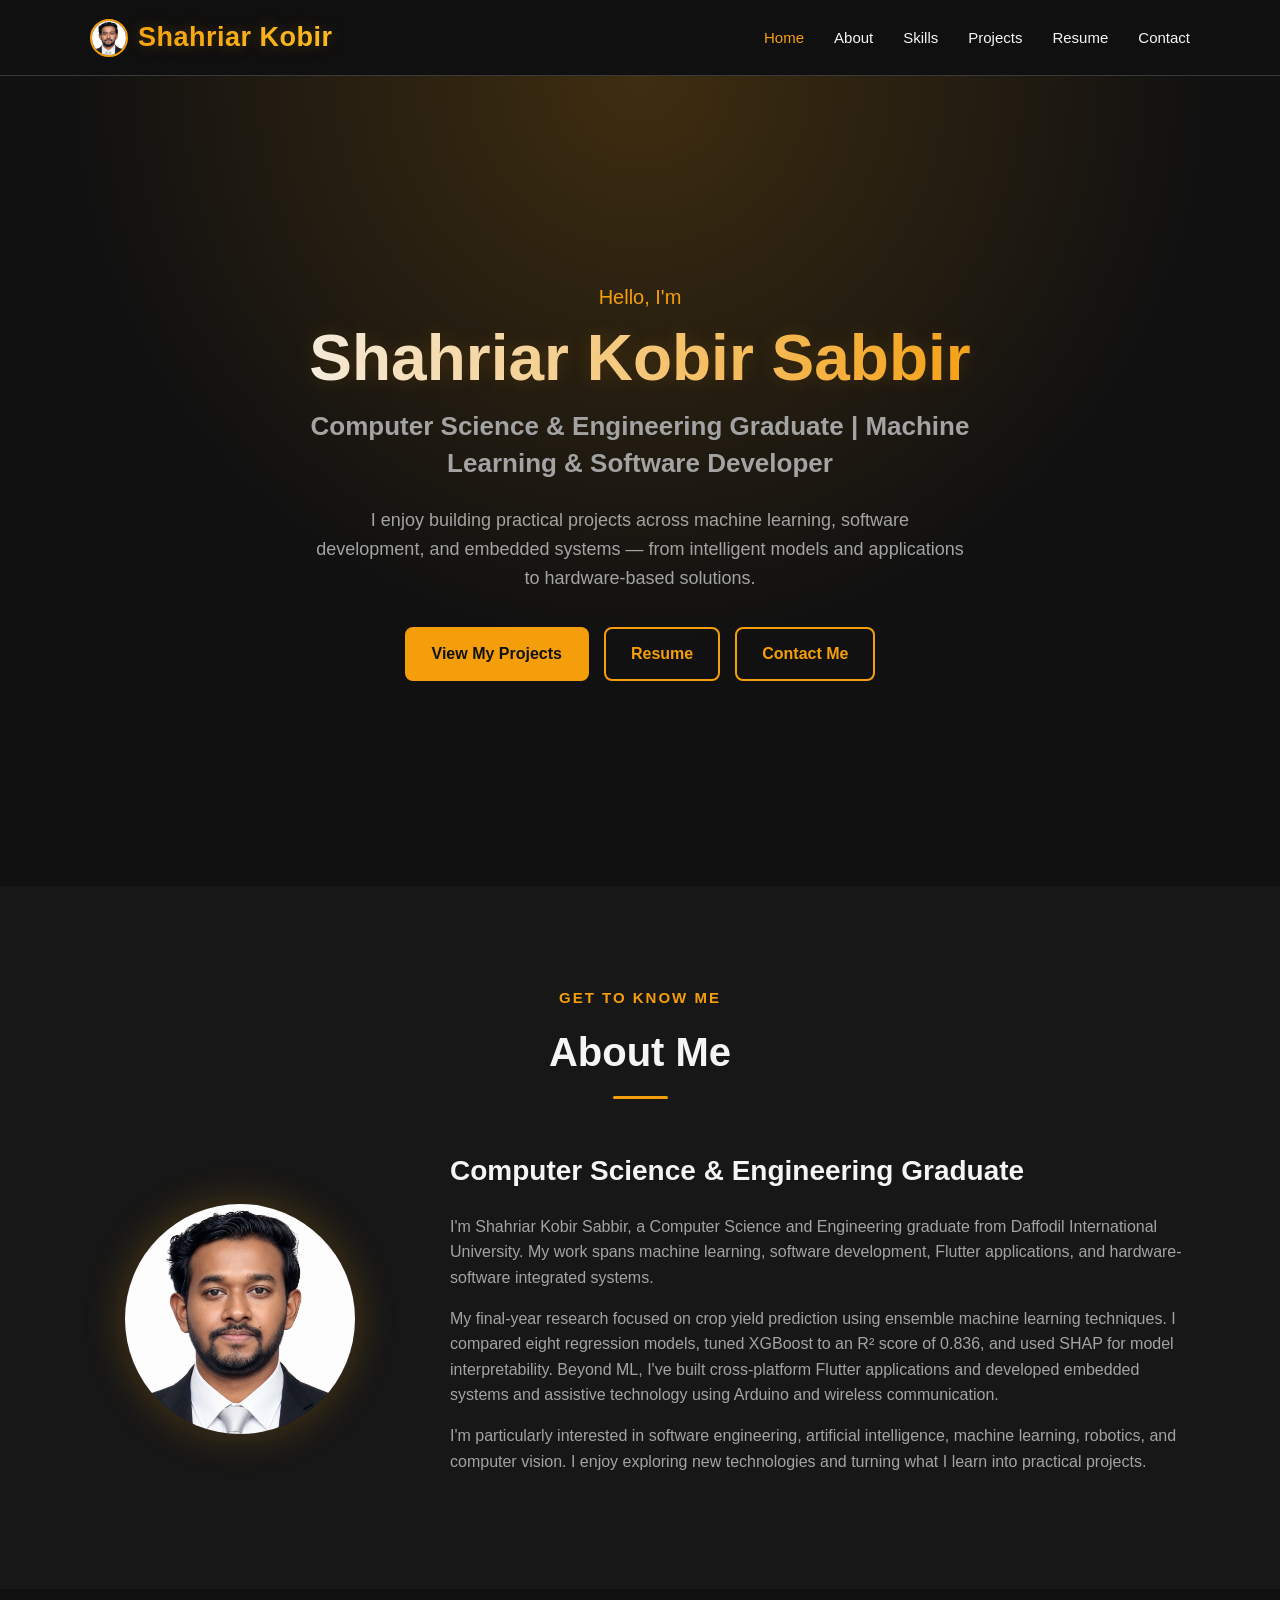
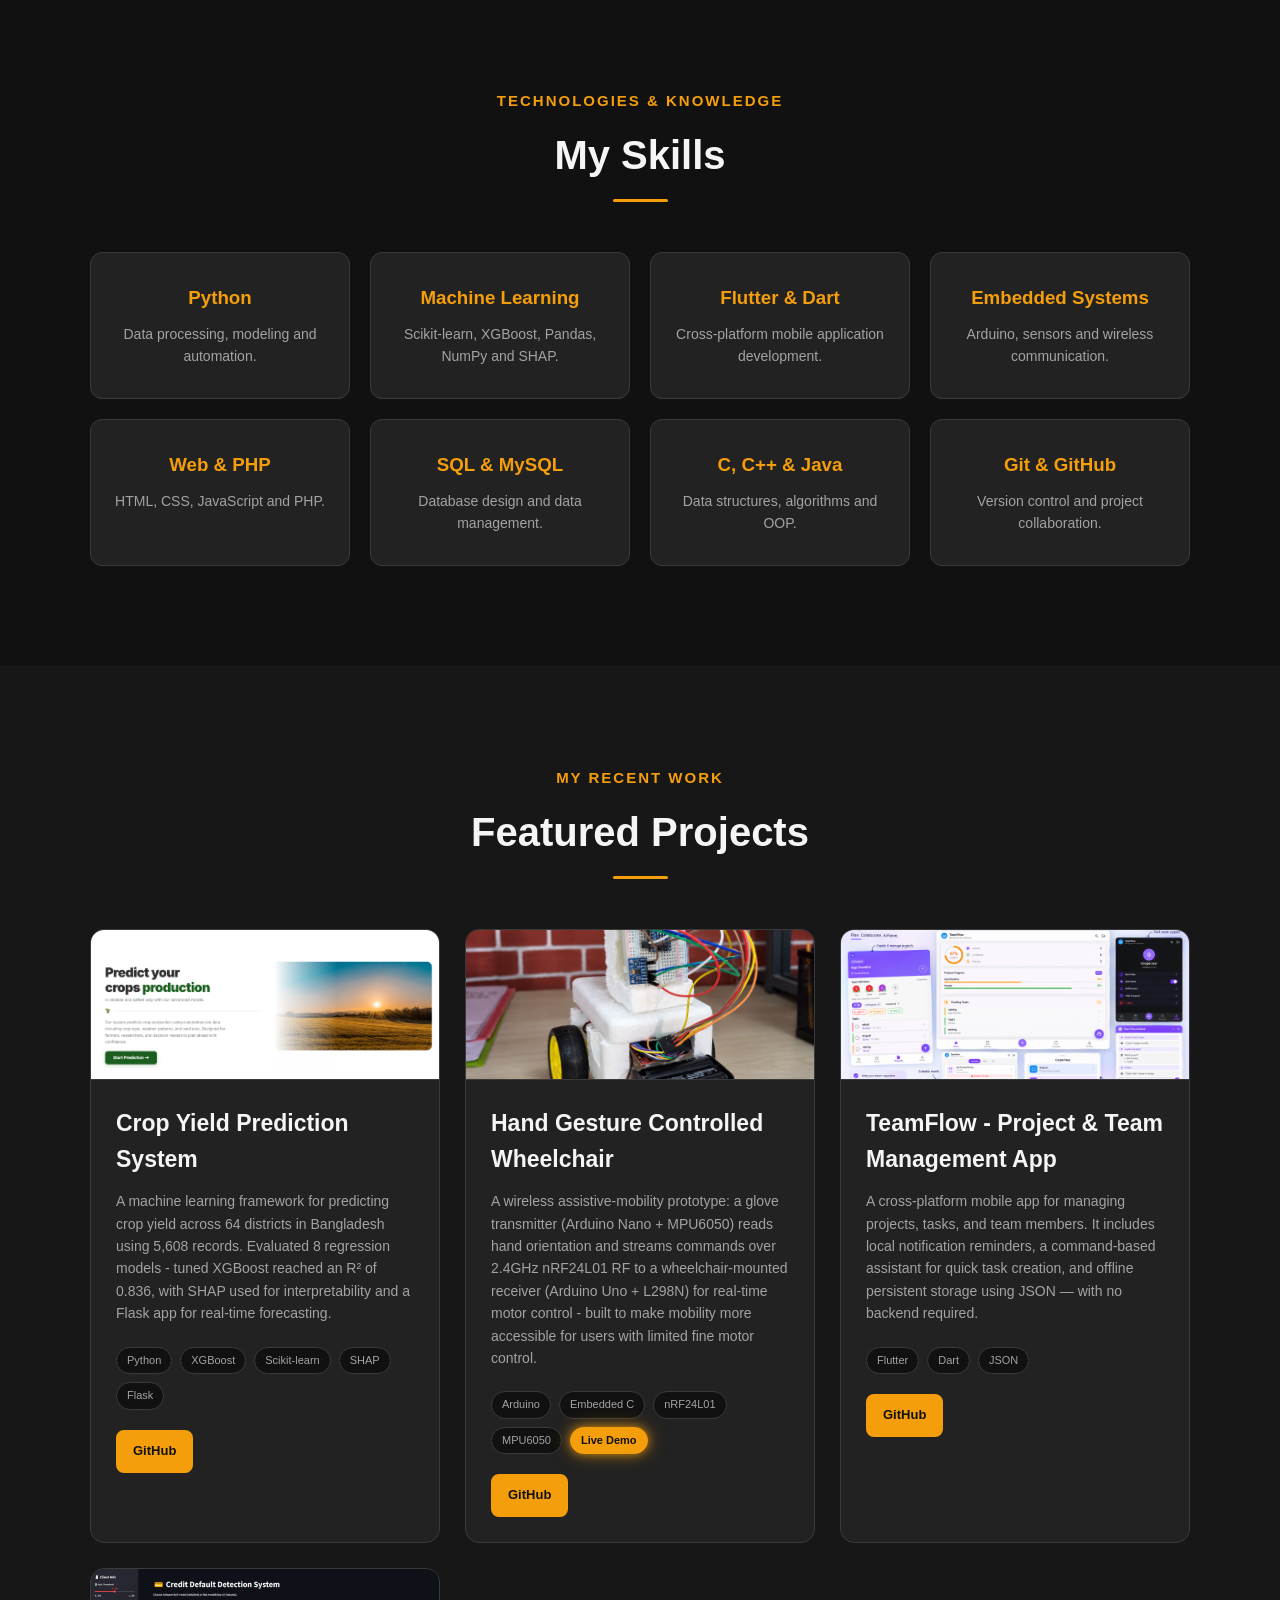
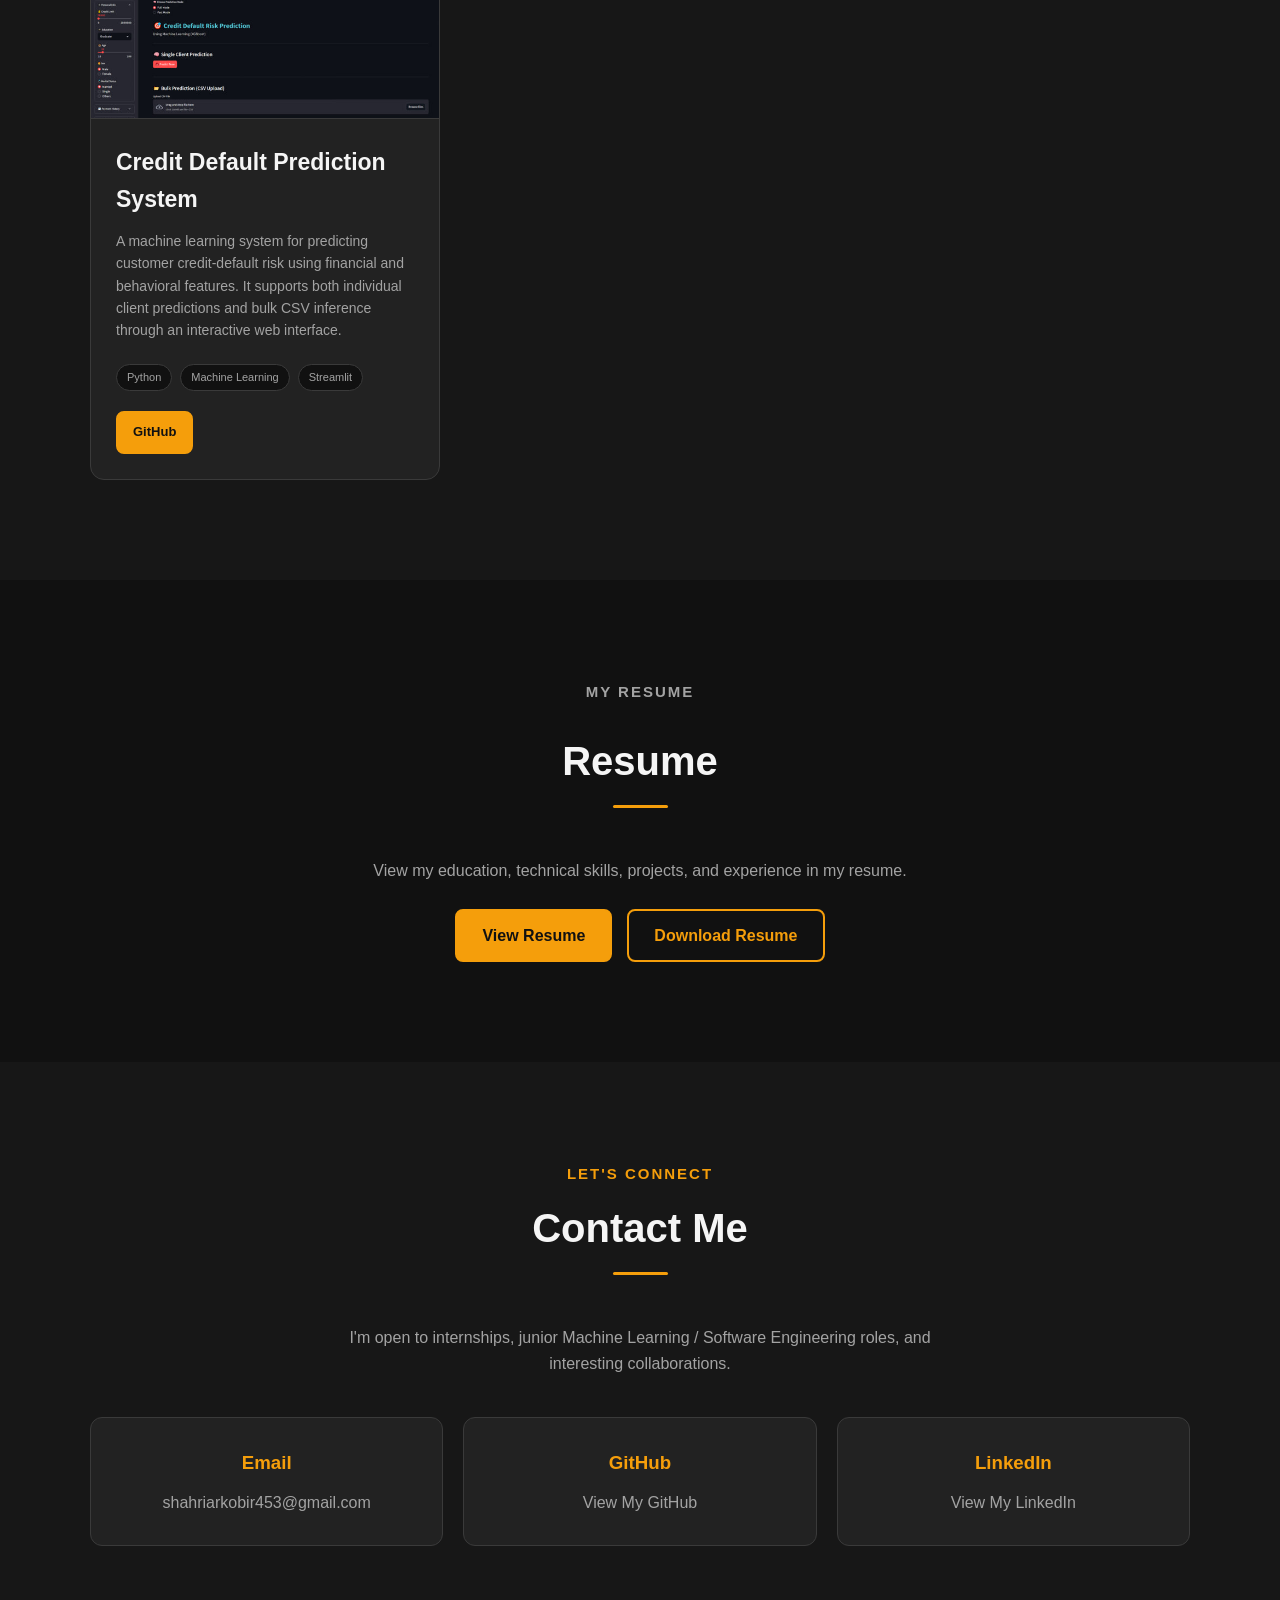
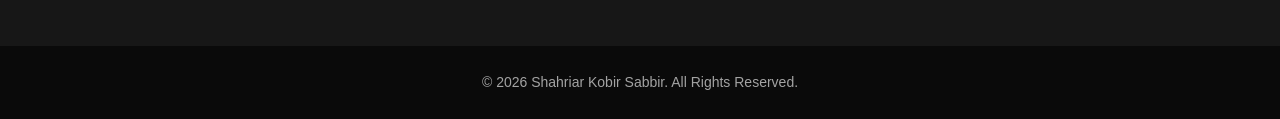
<file: index.html>
<!DOCTYPE html>
<html lang="en">

<head>
    <meta charset="UTF-8">

    <meta name="viewport"
        content="width=device-width, initial-scale=1.0">

    <meta name="description"
        content="Shahriar Kobir Sabbir - Computer Science & Engineering Graduate, Machine Learning & Software Developer. Explore my skills, projects and development work.">

    <meta name="author"
        content="Shahriar Kobir Sabbir">

    <title>Shahriar Kobir Sabbir | ML & Software Developer</title>

    <link rel="stylesheet" href="style.css">
</head>


<body>

    <!-- ================= NAVBAR ================= -->

    <header>

        <nav class="navbar">

            <a href="#home" class="logo">
                <img src="images/profile.png" alt="Shahriar Kobir Sabbir" class="nav-profile-img">
                Shahriar Kobir
            </a>

            <ul class="nav-links">

                <li>
                    <a href="#home">Home</a>
                </li>

                <li>
                    <a href="#about">About</a>
                </li>

                <li>
                    <a href="#skills">Skills</a>
                </li>

                <li>
                    <a href="#projects">Projects</a>
                </li>

                <li>
                    <a href="#resume">Resume</a>
                </li>

                <li>
                    <a href="#contact">Contact</a>
                </li>

            </ul>

        </nav>

    </header>


    <!-- ================= MAIN ================= -->

    <main>


        <!-- ================= HERO ================= -->

        <section id="home" class="hero">

            <div class="hero-content">

                <p class="intro">
                    Hello, I'm
                </p>

                <h1>
                    Shahriar Kobir Sabbir
                </h1>

                <h2>Computer Science & Engineering Graduate | Machine Learning & Software Developer</h2>

                <p class="hero-text">
                    I enjoy building practical projects across 
                    machine learning, software development, 
                    and embedded systems — from intelligent 
                    models and applications to hardware-based 
                    solutions.
                </p>

                <div class="hero-buttons">

                    <a href="#projects"
                        class="btn">
                        View My Projects
                    </a>

                    <a href="#resume"
                        class="btn btn-outline">
                        Resume
                    </a>

                    <a href="#contact"
                        class="btn btn-outline">
                        Contact Me
                    </a>

                </div>

            </div>

        </section>


        <!-- ================= ABOUT ================= -->

        <section id="about"
            class="about section">

            <div class="container">

                <p class="section-subtitle">
                    Get To Know Me
                </p>

                <h2 class="section-title">
                    About Me
                </h2>

                <div class="about-content">

                    <div class="about-image">
                        <img src="images/profile.png" alt="Shahriar Kobir Sabbir">
                    </div>

                    <div class="about-text">

                        <h3>Computer Science & Engineering Graduate</h3>

                        <p>
                            I'm Shahriar Kobir Sabbir, a Computer Science
                            and Engineering graduate from Daffodil 
                            International University. My work spans machine
                            learning, software development, Flutter 
                            applications, and hardware-software integrated 
                            systems.
                        </p>

                        <p>
                            My final-year research focused on crop yield
                            prediction using ensemble machine learning 
                            techniques. I compared eight regression models, 
                            tuned XGBoost to an R² score of 0.836, and used 
                            SHAP for model interpretability. Beyond ML, I've 
                            built cross-platform Flutter applications and 
                            developed embedded systems and assistive 
                            technology using Arduino and wireless 
                            communication.
                        </p>

                        <p>
                            I'm particularly interested in software
                            engineering, artificial intelligence, 
                            machine learning, robotics, and computer vision.
                            I enjoy exploring new technologies and turning 
                            what I learn into practical projects.
                        </p>

                    </div>

                </div>

            </div>

        </section>


        <!-- ================= SKILLS ================= -->

        <section id="skills"
            class="skills section">

            <div class="container">

                <p class="section-subtitle">
                    Technologies & Knowledge
                </p>

                <h2 class="section-title">
                    My Skills
                </h2>

                <div class="skills-container">


                    <div class="skill-card">

                        <h3>Python</h3>

                        <p>
                            Data processing, modeling
                            and automation.
                        </p>

                    </div>


                    <div class="skill-card">

                        <h3>Machine Learning</h3>

                        <p>
                            Scikit-learn, XGBoost, Pandas,
                            NumPy and SHAP.
                        </p>

                    </div>


                    <div class="skill-card">

                        <h3>Flutter & Dart</h3>

                        <p>
                            Cross-platform mobile
                            application development.
                        </p>

                    </div>


                    <div class="skill-card">

                        <h3>Embedded Systems</h3>

                        <p>
                            Arduino, sensors and
                            wireless communication.
                        </p>

                    </div>


                    <div class="skill-card">

                        <h3>Web & PHP</h3>

                        <p>
                            HTML, CSS, JavaScript
                            and PHP.
                        </p>

                    </div>


                    <div class="skill-card">

                        <h3>SQL & MySQL</h3>

                        <p>
                            Database design and
                            data management.
                        </p>

                    </div>


                    <div class="skill-card">

                        <h3>C, C++ & Java</h3>

                        <p>
                            Data structures, algorithms
                            and OOP.
                        </p>

                    </div>


                    <div class="skill-card">

                        <h3>Git & GitHub</h3>

                        <p>
                            Version control and
                            project collaboration.
                        </p>

                    </div>

                </div>

            </div>

        </section>


        <!-- ================= PROJECTS ================= -->

        <section id="projects"
            class="projects section">

            <div class="container">

                <p class="section-subtitle">
                    My Recent Work
                </p>

                <h2 class="section-title">
                    Featured Projects
                </h2>

                <div class="projects-container">


                    <!-- PROJECT 1 -->

                    <article class="project-card">

                        <div class="project-thumb">
                            <img
                                src="images/crop-yield.png"
                                alt="Crop Yield Prediction System interface">
                        </div>

                        <div class="project-content">

                            <h3>
                                Crop Yield Prediction System
                            </h3>

                            <p>
                               A machine learning framework for 
                               predicting crop yield across 64 
                               districts in Bangladesh using 5,608
                               records. Evaluated 8 regression
                               models - tuned XGBoost reached an
                               R&sup2; of 0.836, with SHAP used for
                               interpretability and a Flask app
                               for real-time forecasting.
                            </p>

                            <div class="project-tags">
                                <span>Python</span>
                                <span>XGBoost</span>
                                <span>Scikit-learn</span>
                                <span>SHAP</span>
                                <span>Flask</span>
                            </div>

                            <div class="project-buttons">

                                <a
                                    href="https://github.com/Kobir1246/Crop-Yield-prediction-using-machine-learning"
                                    class="btn"
                                    target="_blank"
                                    rel="noopener noreferrer">
                                    GitHub
                                </a>

                            </div>

                        </div>

                    </article>


                    <!-- PROJECT 2 -->

                    <article class="project-card">

                        <div class="project-thumb">
                            <img
                                src="images/wheelchair.png"
                                alt="Hand Gesture Controlled Wheelchair prototype">
                        </div>

                        <div class="project-content">

                            <h3>
                                Hand Gesture Controlled Wheelchair
                            </h3>

                            <p>
                                A wireless assistive-mobility prototype:
                                a glove transmitter (Arduino Nano +
                                MPU6050) reads hand orientation and
                                streams commands over 2.4GHz nRF24L01
                                RF to a wheelchair-mounted receiver
                                (Arduino Uno + L298N) for real-time
                                motor control - built to make mobility
                                more accessible for users with limited
                                fine motor control.
                            </p>

                            <div class="project-tags">
                                <span>Arduino</span>
                                <span>Embedded C</span>
                                <span>nRF24L01</span>
                                <span>MPU6050</span>

                                <a
                                    href="https://drive.google.com/file/d/1MM6w0qMIHOIwCazAjwlC2W5pEIPRiot6/view?usp=drive_link"
                                    class="live-demo"
                                    target="_blank"
                                    rel="noopener noreferrer">
                                    Live Demo
                                </a>
                            </div>

                            <div class="project-buttons">

                                <a
                                    href="https://github.com/Kobir1246/Hand_Gesture_Wheelchair"
                                    class="btn"
                                    target="_blank"
                                    rel="noopener noreferrer">
                                    GitHub
                                </a>

                            </div>

                        </div>

                    </article>


                    <!-- PROJECT 3 -->

                    <article class="project-card">

                        <div class="project-thumb">
                            <img src="images/teamflow.png" alt="TeamFlow project dashboard and features">
                        </div>

                        <div class="project-content">

                            <h3>
                                TeamFlow - Project & Team Management App
                            </h3>

                            <p>
                                A cross-platform mobile app for managing
                                projects, tasks, and team members. 
                                It includes local notification 
                                reminders, a command-based assistant 
                                for quick task creation, and offline 
                                persistent storage using JSON — with 
                                no backend required.
                            </p>

                            <div class="project-tags">
                                <span>Flutter</span>
                                <span>Dart</span>
                                <span>JSON</span>
                            </div>

                            <div class="project-buttons">

                                <a
                                    href="https://github.com/Kobir1246/ProjectManagement"
                                    class="btn"
                                    target="_blank"
                                    rel="noopener noreferrer">
                                    GitHub
                                </a>

                            </div>

                        </div>

                    </article>

                    <!-- PROJECT 4 -->

                    <article class="project-card">

                        <div class="project-thumb">
                            <img src="images/anomaly_detection.jpg" alt="Credit Default Detection System">
                        </div>

                        <div class="project-content">

                            <h3>
                                Credit Default Prediction System
                            </h3>

                            <p>
                                A machine learning system for predicting 
                                customer credit-default risk using 
                                financial and behavioral features. It 
                                supports both individual client predictions 
                                and bulk CSV inference through an interactive 
                                web interface.
                            </p>

                            <div class="project-tags">
                                <span>Python</span>
                                <span>Machine Learning</span>
                                <span>Streamlit</span>
                            </div>

                            <div class="project-buttons">

                                <a
                                    href="https://github.com/Kobir1246/Anomaly-detection-using-machine-learning"
                                    class="btn"
                                    target="_blank"
                                    rel="noopener noreferrer">
                                    GitHub
                                </a>

                            </div>

                        </div>

                    </article>

                </div>

            </div>

        </section>


        <!-- ================= RESUME ================= -->

        <section id="resume"
            class="resume section">

            <div class="container">

                <p class="section-subtitle">
                    My Resume
                </p>

                <h2 class="section-title">
                    Resume
                </h2>

                <p>
                    View my education, technical skills, 
                    projects, and experience in my resume.
                </p>

                <div class="resume-buttons">

                    <a
                        href="https://drive.google.com/file/d/1tduLjzCSYyhGpgi0QBaSN2uWgtDyCBRI/view?usp=drive_link"
                        class="btn"
                        target="_blank"
                        rel="noopener noreferrer">
                        View Resume
                    </a>

                    <a
                        href="resume/Shahriar_Kobir_Sabbir_CV.pdf"
                        class="btn btn-outline"
                        download>
                        Download Resume
                    </a>

                </div>

            </div>

        </section>


        <!-- ================= CONTACT ================= -->

        <section id="contact" class="contact section">

            <div class="container">

                <p class="section-subtitle">
                    Let's Connect
                </p>

                <h2 class="section-title">
                    Contact Me
                </h2>

                <p class="contact-text">
                    I'm open to internships, junior Machine
                    Learning / Software Engineering roles,
                    and interesting collaborations.
                </p>

                <div class="contact-info">

                    <!-- EMAIL -->

                    <div class="contact-item">

                        <h3>Email</h3>

                        <a
                            href="mailto:shahriarkobir453@gmail.com">
                            shahriarkobir453@gmail.com
                        </a>

                    </div>


                    <!-- GITHUB -->

                    <div class="contact-item">

                        <h3>GitHub</h3>

                        <a
                            href="https://github.com/Kobir1246"
                            target="_blank"
                            rel="noopener noreferrer">
                            View My GitHub
                        </a>

                    </div>


                    <!-- LINKEDIN -->

                    <div class="contact-item">

                        <h3>LinkedIn</h3>

                        <a
                            href="https://www.linkedin.com/in/shahriar-kobir-sabbir/"
                            target="_blank"
                            rel="noopener noreferrer">
                            View My LinkedIn
                        </a>

                    </div>

                </div>

            </div>

        </section>

    </main>


    <!-- ================= FOOTER ================= -->

    <footer>

        <p>
            &copy; 2026 Shahriar Kobir Sabbir.
            All Rights Reserved.
        </p>

    </footer>


    <!-- ================= JAVASCRIPT ================= -->

    <script src="script.js"></script>

</body>

</html>
</file>
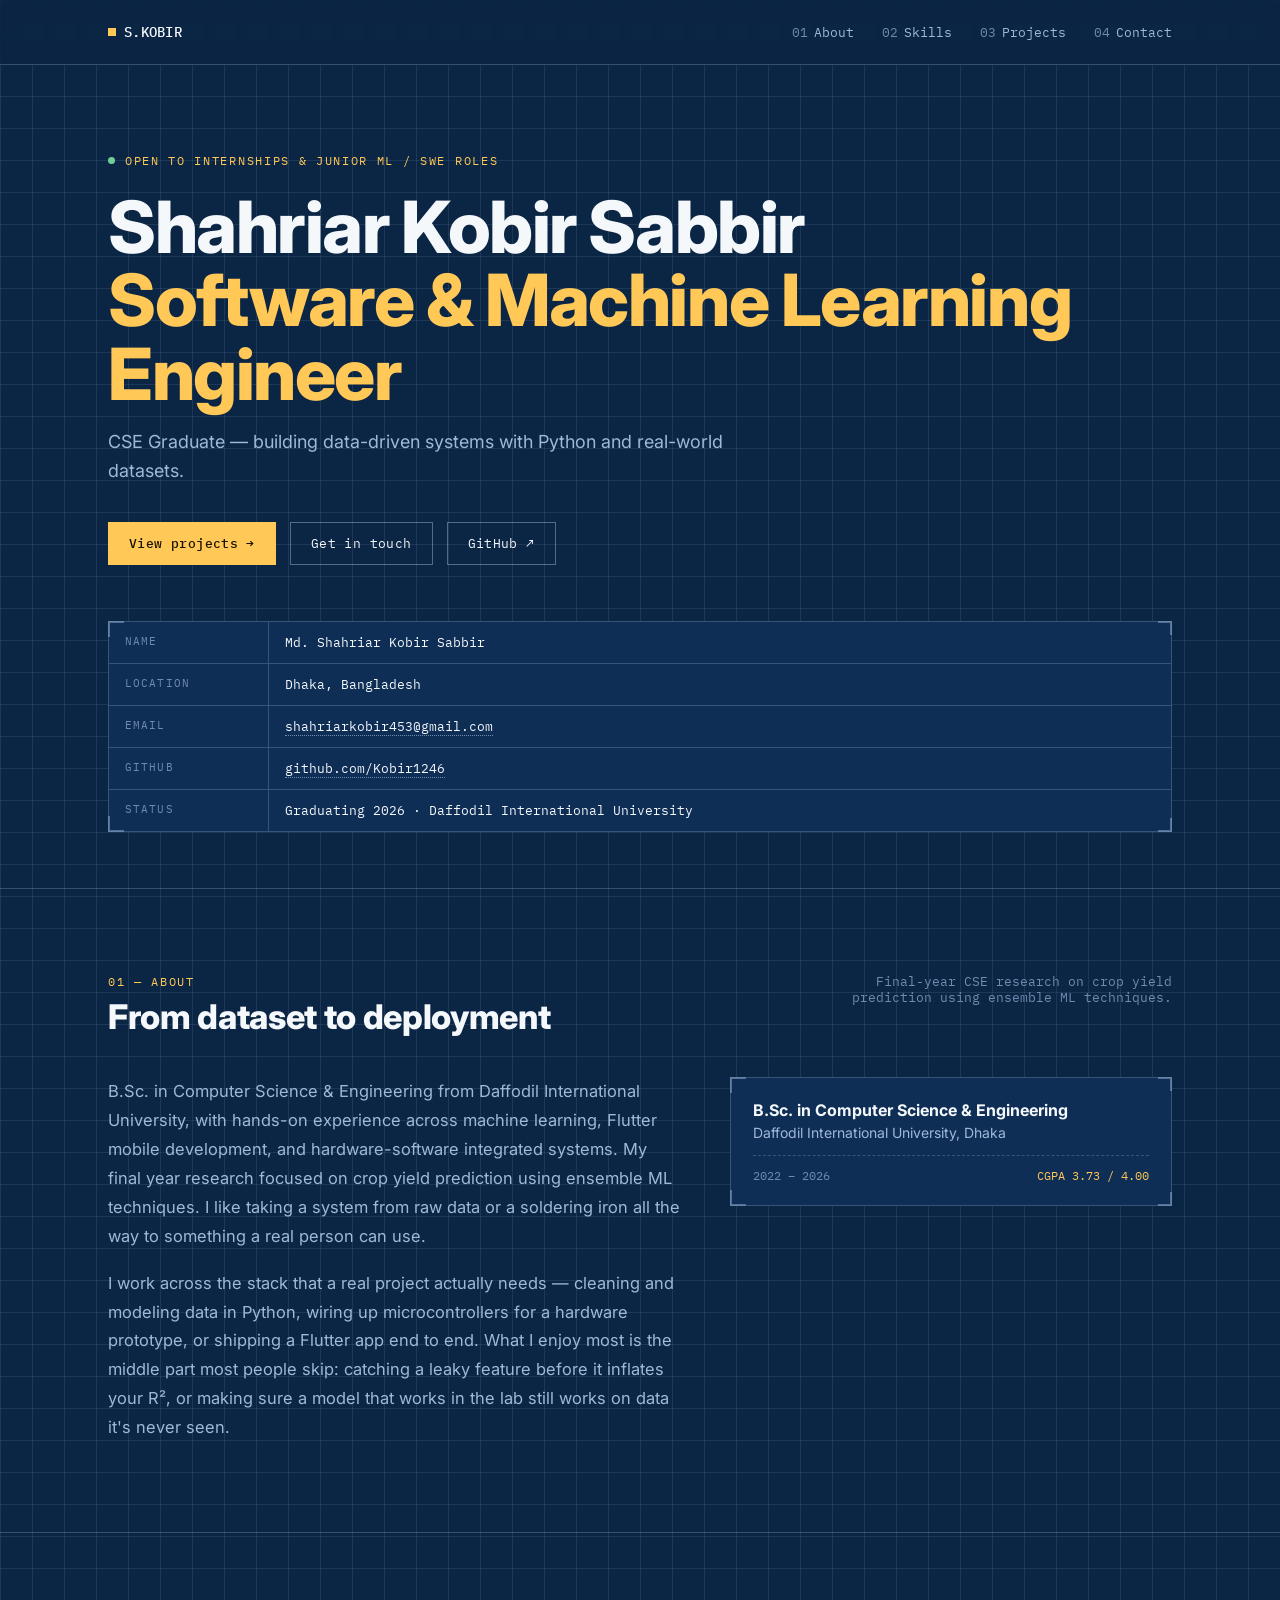
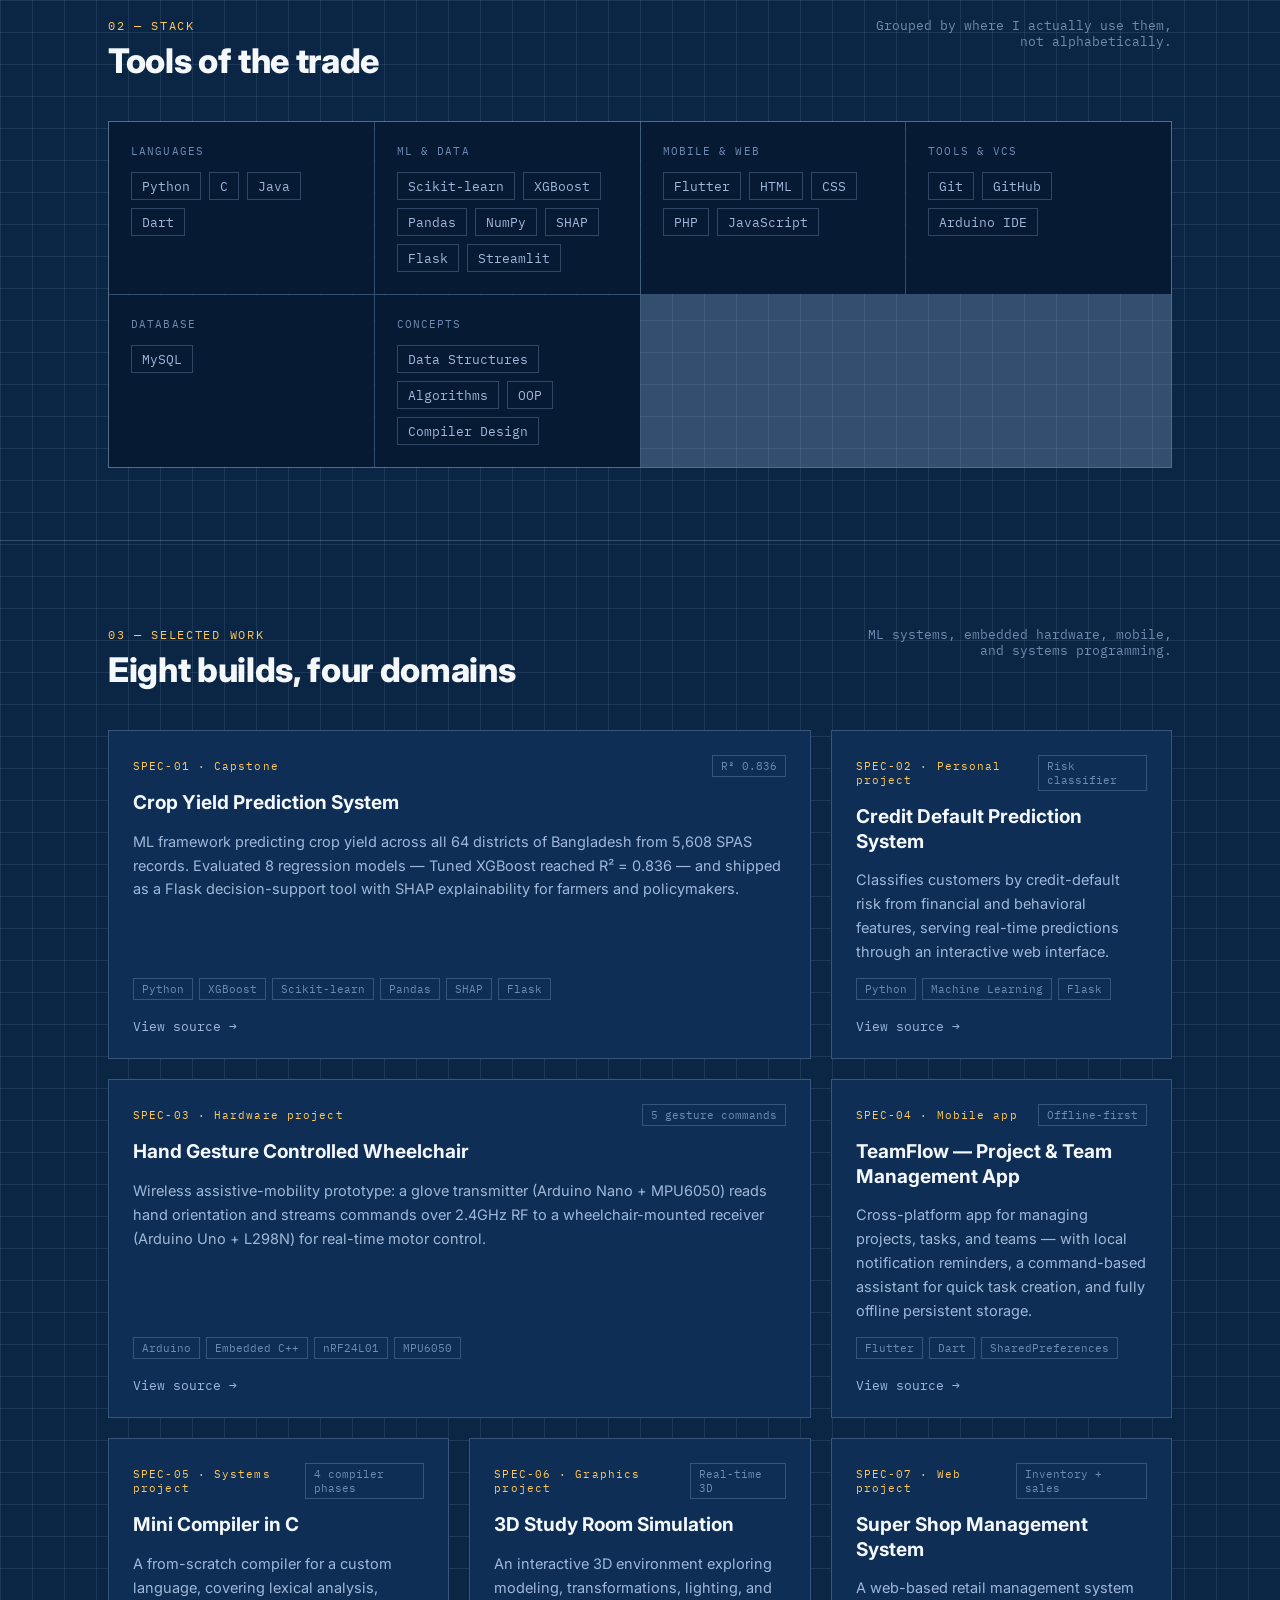
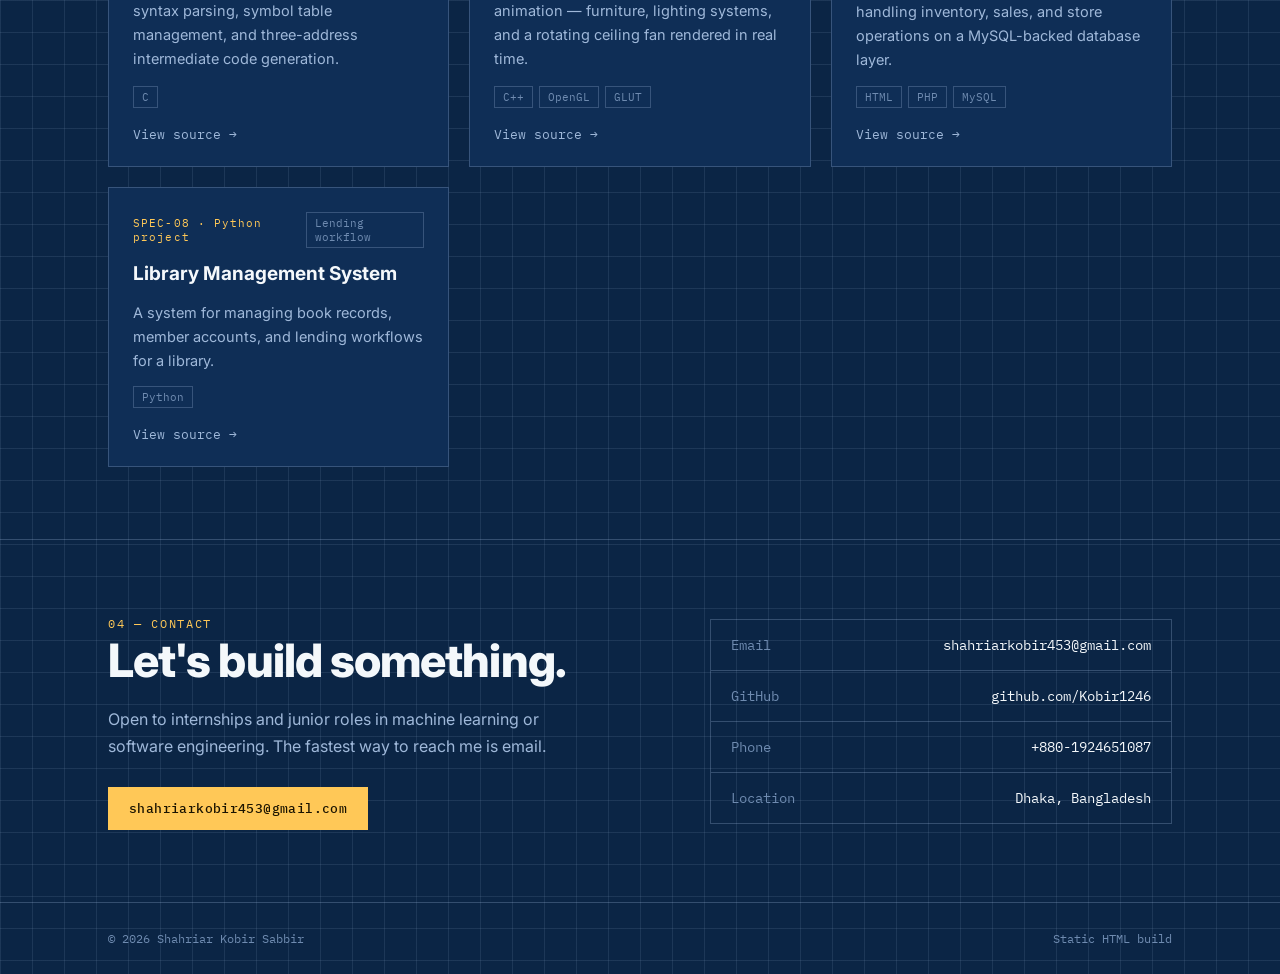
<file: portfolio.html>
<!doctype html>
<html lang="en">
<head>
<meta charset="UTF-8" />
<meta name="viewport" content="width=device-width, initial-scale=1.0" />
<title>Shahriar Kobir Sabbir — Software &amp; ML Engineer</title>
<meta name="description" content="Portfolio of Shahriar Kobir Sabbir — CSE graduate building machine learning systems, embedded hardware, and mobile apps." />
<link rel="preconnect" href="https://fonts.googleapis.com" />
<link rel="preconnect" href="https://fonts.gstatic.com" crossorigin />
<link href="https://fonts.googleapis.com/css2?family=IBM+Plex+Mono:wght@400;500;600&family=Inter:wght@400;500;600;700;800&display=swap" rel="stylesheet" />
<style>
:root {
  --bg: #0b2545;
  --bg-deep: #071a34;
  --surface: #0f2e56;
  --surface-hover: #123a6b;
  --grid-line: rgba(159, 184, 217, 0.12);
  --line: rgba(159, 184, 217, 0.28);
  --line-strong: rgba(159, 184, 217, 0.48);
  --ink: #f4f8fb;
  --ink-muted: #9fb8d9;
  --ink-dim: #6f8bb0;
  --accent: #ffc857;
  --accent-ink: #1a1300;
  --font-mono: "IBM Plex Mono", ui-monospace, SFMono-Regular, Menlo, monospace;
  --font-sans: "Inter", -apple-system, BlinkMacSystemFont, "Segoe UI", sans-serif;
  --max-width: 1120px;
}
* { box-sizing: border-box; }
html { scroll-behavior: smooth; }
@media (prefers-reduced-motion: reduce) {
  html { scroll-behavior: auto; }
  * { animation-duration: 0.01ms !important; animation-iteration-count: 1 !important; transition-duration: 0.01ms !important; }
}
body {
  margin: 0;
  background-color: var(--bg);
  background-image: linear-gradient(var(--grid-line) 1px, transparent 1px),
    linear-gradient(90deg, var(--grid-line) 1px, transparent 1px);
  background-size: 32px 32px;
  color: var(--ink);
  font-family: var(--font-sans);
  -webkit-font-smoothing: antialiased;
}
a { color: inherit; }
::selection { background: var(--accent); color: var(--accent-ink); }
:focus-visible { outline: 2px solid var(--accent); outline-offset: 3px; }
.wrap { max-width: var(--max-width); margin: 0 auto; padding: 0 28px; }
.mono { font-family: var(--font-mono); }
.eyebrow {
  font-family: var(--font-mono);
  font-size: 12px;
  letter-spacing: 0.14em;
  text-transform: uppercase;
  color: var(--accent);
}

/* corner registration marks */
.reg-corners { position: relative; }
.reg-corners::before, .reg-corners::after, .reg-corners .rc-tr, .reg-corners .rc-br {
  content: ""; position: absolute; width: 14px; height: 14px; pointer-events: none;
}
.reg-corners::before { top: -1px; left: -1px; border-top: 2px solid var(--line-strong); border-left: 2px solid var(--line-strong); }
.reg-corners::after { bottom: -1px; left: -1px; border-bottom: 2px solid var(--line-strong); border-left: 2px solid var(--line-strong); }
.reg-corners .rc-tr { top: -1px; right: -1px; border-top: 2px solid var(--line-strong); border-right: 2px solid var(--line-strong); }
.reg-corners .rc-br { bottom: -1px; right: -1px; border-bottom: 2px solid var(--line-strong); border-right: 2px solid var(--line-strong); }

/* header */
.site-header {
  position: sticky; top: 0; z-index: 20;
  backdrop-filter: blur(10px);
  background: rgba(11, 37, 69, 0.82);
  border-bottom: 1px solid var(--line);
}
.site-header .wrap { display: flex; align-items: center; justify-content: space-between; height: 64px; }
.brand {
  font-family: var(--font-mono); font-weight: 500; font-size: 14px; letter-spacing: 0.02em;
  text-decoration: none; color: var(--ink); display: flex; align-items: center; gap: 8px;
}
.brand-dot { width: 8px; height: 8px; background: var(--accent); display: inline-block; }
.nav-links { display: flex; gap: 28px; list-style: none; margin: 0; padding: 0; font-family: var(--font-mono); font-size: 13px; }
.nav-links a { text-decoration: none; color: var(--ink-muted); transition: color 0.15s ease; }
.nav-links a:hover { color: var(--accent); }
.nav-links .idx { color: var(--ink-dim); margin-right: 6px; }

/* hero */
.hero { padding: 88px 0 56px; }
.hero-kicker { display: flex; align-items: center; gap: 10px; margin-bottom: 22px; }
.hero-kicker .pulse {
  width: 7px; height: 7px; border-radius: 50%; background: #6fcf97;
  box-shadow: 0 0 0 0 rgba(111, 207, 151, 0.6); animation: pulse 2.4s infinite;
}
@keyframes pulse {
  0% { box-shadow: 0 0 0 0 rgba(111, 207, 151, 0.5); }
  70% { box-shadow: 0 0 0 8px rgba(111, 207, 151, 0); }
  100% { box-shadow: 0 0 0 0 rgba(111, 207, 151, 0); }
}
.hero-title {
  font-family: var(--font-sans); font-weight: 800; font-size: clamp(40px, 7vw, 72px);
  line-height: 1.02; letter-spacing: -0.02em; margin: 0 0 18px;
}
.hero-title .accent { color: var(--accent); }
.hero-lede { max-width: 640px; font-size: 18px; line-height: 1.6; color: var(--ink-muted); margin: 0 0 36px; }
.hero-actions { display: flex; gap: 14px; flex-wrap: wrap; margin-bottom: 56px; }
.btn {
  font-family: var(--font-mono); font-size: 13px; letter-spacing: 0.03em; padding: 12px 20px;
  border: 1px solid var(--line-strong); background: transparent; color: var(--ink);
  text-decoration: none; display: inline-flex; align-items: center; gap: 8px; transition: all 0.15s ease;
}
.btn:hover { border-color: var(--accent); color: var(--accent); }
.btn.primary { background: var(--accent); border-color: var(--accent); color: var(--accent-ink); font-weight: 500; }
.btn.primary:hover { background: transparent; color: var(--accent); }

.title-block { border: 1px solid var(--line); background: var(--surface); padding: 0; }
.tb-row { display: grid; grid-template-columns: 160px 1fr; border-bottom: 1px solid var(--line); }
.tb-row:last-child { border-bottom: none; }
.tb-key {
  font-family: var(--font-mono); font-size: 11px; letter-spacing: 0.1em; text-transform: uppercase;
  color: var(--ink-dim); padding: 12px 16px; border-right: 1px solid var(--line);
}
.tb-val { font-family: var(--font-mono); font-size: 13px; color: var(--ink); padding: 12px 16px; }
.tb-val a { color: var(--ink); text-decoration: none; border-bottom: 1px dotted var(--ink-dim); }
.tb-val a:hover { color: var(--accent); border-color: var(--accent); }

/* section shell */
.section { padding: 72px 0; border-top: 1px solid var(--line); }
.section-head { display: flex; align-items: baseline; justify-content: space-between; gap: 16px; margin-bottom: 40px; flex-wrap: wrap; }
.section-title { font-size: clamp(26px, 4vw, 34px); font-weight: 800; letter-spacing: -0.01em; margin: 6px 0 0; }
.section-note { font-family: var(--font-mono); font-size: 12.5px; color: var(--ink-dim); max-width: 320px; text-align: right; }

/* about */
.about-grid { display: grid; grid-template-columns: 1.3fr 1fr; gap: 48px; align-items: start; }
.about-body p { font-size: 16.5px; line-height: 1.75; color: var(--ink-muted); margin: 0 0 18px; }
.edu-card { border: 1px solid var(--line); padding: 22px; background: var(--surface); }
.edu-degree { font-weight: 700; font-size: 16px; margin: 0 0 4px; }
.edu-school { color: var(--ink-muted); font-size: 14px; margin: 0 0 14px; }
.edu-meta { display: flex; justify-content: space-between; font-family: var(--font-mono); font-size: 12px; color: var(--ink-dim); border-top: 1px dashed var(--line); padding-top: 12px; }
.edu-meta .cgpa { color: var(--accent); }

/* skills */
.skills-grid { display: grid; grid-template-columns: repeat(auto-fit, minmax(230px, 1fr)); gap: 1px; background: var(--line); border: 1px solid var(--line); }
.skill-cell { background: var(--bg-deep); padding: 22px; }
.skill-label { font-family: var(--font-mono); font-size: 11px; letter-spacing: 0.1em; text-transform: uppercase; color: var(--ink-dim); margin-bottom: 14px; }
.chip-row { display: flex; flex-wrap: wrap; gap: 8px; }
.chip { font-family: var(--font-mono); font-size: 12.5px; padding: 5px 10px; border: 1px solid var(--line); color: var(--ink-muted); }

/* projects */
.project-grid { display: grid; grid-template-columns: repeat(auto-fit, minmax(320px, 1fr)); gap: 20px; }
.project-card {
  border: 1px solid var(--line); background: var(--surface); padding: 24px; display: flex; flex-direction: column;
  gap: 14px; text-decoration: none; color: var(--ink); transition: border-color 0.15s ease, transform 0.15s ease, background 0.15s ease;
}
.project-card:hover { border-color: var(--accent); background: var(--surface-hover); transform: translateY(-2px); }
.project-card.featured { grid-column: span 2; }
@media (max-width: 720px) { .project-card.featured { grid-column: span 1; } }
.pc-top { display: flex; align-items: center; justify-content: space-between; }
.pc-spec { font-family: var(--font-mono); font-size: 11px; letter-spacing: 0.1em; color: var(--accent); }
.pc-metric { font-family: var(--font-mono); font-size: 11px; color: var(--ink-dim); border: 1px solid var(--line); padding: 3px 8px; }
.pc-title { font-size: 19px; font-weight: 700; margin: 0; line-height: 1.3; }
.pc-summary { font-size: 14.5px; line-height: 1.65; color: var(--ink-muted); margin: 0; flex: 1; }
.pc-stack { display: flex; flex-wrap: wrap; gap: 6px; }
.pc-stack span { font-family: var(--font-mono); font-size: 11px; color: var(--ink-dim); border: 1px solid var(--line); padding: 3px 8px; }
.pc-link { font-family: var(--font-mono); font-size: 12.5px; color: var(--ink-muted); display: inline-flex; align-items: center; gap: 6px; margin-top: 4px; }
.project-card:hover .pc-link { color: var(--accent); }

/* contact / footer */
.contact-block { display: grid; grid-template-columns: 1.2fr 1fr; gap: 48px; align-items: center; }
.contact-title { font-size: clamp(30px, 5vw, 46px); font-weight: 800; letter-spacing: -0.02em; margin: 0 0 18px; }
.contact-lede { color: var(--ink-muted); font-size: 16px; line-height: 1.65; max-width: 480px; margin: 0 0 28px; }
.contact-links { display: flex; flex-direction: column; gap: 0; border: 1px solid var(--line); }
.contact-link-row {
  display: flex; justify-content: space-between; align-items: center; padding: 16px 20px;
  border-bottom: 1px solid var(--line); text-decoration: none; color: var(--ink);
  font-family: var(--font-mono); font-size: 13.5px; transition: background 0.15s ease, color 0.15s ease;
}
.contact-link-row:last-child { border-bottom: none; }
.contact-link-row:hover { background: var(--surface); color: var(--accent); }
.contact-link-row .k { color: var(--ink-dim); }

.site-footer { border-top: 1px solid var(--line); padding: 28px 0; }
.footer-row { display: flex; justify-content: space-between; align-items: center; font-family: var(--font-mono); font-size: 12px; color: var(--ink-dim); flex-wrap: wrap; gap: 10px; }

@media (max-width: 760px) {
  .about-grid, .contact-block { grid-template-columns: 1fr; }
  .tb-row { grid-template-columns: 130px 1fr; }
  .nav-links { display: none; }
}
</style>
</head>
<body>

<header class="site-header">
  <div class="wrap">
    <a href="#top" class="brand"><span class="brand-dot"></span>S.KOBIR</a>
    <ul class="nav-links">
      <li><a href="#about"><span class="idx">01</span>About</a></li>
      <li><a href="#skills"><span class="idx">02</span>Skills</a></li>
      <li><a href="#projects"><span class="idx">03</span>Projects</a></li>
      <li><a href="#contact"><span class="idx">04</span>Contact</a></li>
    </ul>
  </div>
</header>

<section id="top" class="hero">
  <div class="wrap">
    <div class="hero-kicker">
      <span class="pulse"></span>
      <span class="eyebrow">Open to internships &amp; junior ML / SWE roles</span>
    </div>
    <h1 class="hero-title">
      Shahriar Kobir Sabbir<br />
      <span class="accent">Software &amp; Machine Learning Engineer</span>
    </h1>
    <p class="hero-lede">CSE Graduate — building data-driven systems with Python and real-world datasets.</p>
    <div class="hero-actions">
      <a class="btn primary" href="#projects">View projects →</a>
      <a class="btn" href="mailto:shahriarkobir453@gmail.com">Get in touch</a>
      <a class="btn" href="https://github.com/Kobir1246" target="_blank" rel="noreferrer">GitHub ↗</a>
    </div>

    <div class="title-block reg-corners">
      <span class="rc-tr"></span><span class="rc-br"></span>
      <div class="tb-row"><div class="tb-key">Name</div><div class="tb-val">Md. Shahriar Kobir Sabbir</div></div>
      <div class="tb-row"><div class="tb-key">Location</div><div class="tb-val">Dhaka, Bangladesh</div></div>
      <div class="tb-row"><div class="tb-key">Email</div><div class="tb-val"><a href="mailto:shahriarkobir453@gmail.com">shahriarkobir453@gmail.com</a></div></div>
      <div class="tb-row"><div class="tb-key">GitHub</div><div class="tb-val"><a href="https://github.com/Kobir1246" target="_blank" rel="noreferrer">github.com/Kobir1246</a></div></div>
      <div class="tb-row"><div class="tb-key">Status</div><div class="tb-val">Graduating 2026 · Daffodil International University</div></div>
    </div>
  </div>
</section>

<section id="about" class="section">
  <div class="wrap">
    <div class="section-head">
      <div>
        <span class="eyebrow">01 — About</span>
        <h2 class="section-title">From dataset to deployment</h2>
      </div>
      <p class="section-note">Final-year CSE research on crop yield prediction using ensemble ML techniques.</p>
    </div>
    <div class="about-grid">
      <div class="about-body">
        <p>B.Sc. in Computer Science &amp; Engineering from Daffodil International University, with hands-on experience across machine learning, Flutter mobile development, and hardware-software integrated systems. My final year research focused on crop yield prediction using ensemble ML techniques. I like taking a system from raw data or a soldering iron all the way to something a real person can use.</p>
        <p>I work across the stack that a real project actually needs — cleaning and modeling data in Python, wiring up microcontrollers for a hardware prototype, or shipping a Flutter app end to end. What I enjoy most is the middle part most people skip: catching a leaky feature before it inflates your R², or making sure a model that works in the lab still works on data it's never seen.</p>
      </div>
      <div class="edu-card reg-corners">
        <span class="rc-tr"></span><span class="rc-br"></span>
        <p class="edu-degree">B.Sc. in Computer Science &amp; Engineering</p>
        <p class="edu-school">Daffodil International University, Dhaka</p>
        <div class="edu-meta"><span>2022 – 2026</span><span class="cgpa">CGPA 3.73 / 4.00</span></div>
      </div>
    </div>
  </div>
</section>

<section id="skills" class="section">
  <div class="wrap">
    <div class="section-head">
      <div>
        <span class="eyebrow">02 — Stack</span>
        <h2 class="section-title">Tools of the trade</h2>
      </div>
      <p class="section-note">Grouped by where I actually use them, not alphabetically.</p>
    </div>
    <div class="skills-grid">
      <div class="skill-cell">
        <div class="skill-label">Languages</div>
        <div class="chip-row"><span class="chip">Python</span><span class="chip">C</span><span class="chip">Java</span><span class="chip">Dart</span></div>
      </div>
      <div class="skill-cell">
        <div class="skill-label">ML &amp; Data</div>
        <div class="chip-row"><span class="chip">Scikit-learn</span><span class="chip">XGBoost</span><span class="chip">Pandas</span><span class="chip">NumPy</span><span class="chip">SHAP</span><span class="chip">Flask</span><span class="chip">Streamlit</span></div>
      </div>
      <div class="skill-cell">
        <div class="skill-label">Mobile &amp; Web</div>
        <div class="chip-row"><span class="chip">Flutter</span><span class="chip">HTML</span><span class="chip">CSS</span><span class="chip">PHP</span><span class="chip">JavaScript</span></div>
      </div>
      <div class="skill-cell">
        <div class="skill-label">Tools &amp; VCS</div>
        <div class="chip-row"><span class="chip">Git</span><span class="chip">GitHub</span><span class="chip">Arduino IDE</span></div>
      </div>
      <div class="skill-cell">
        <div class="skill-label">Database</div>
        <div class="chip-row"><span class="chip">MySQL</span></div>
      </div>
      <div class="skill-cell">
        <div class="skill-label">Concepts</div>
        <div class="chip-row"><span class="chip">Data Structures</span><span class="chip">Algorithms</span><span class="chip">OOP</span><span class="chip">Compiler Design</span></div>
      </div>
    </div>
  </div>
</section>

<section id="projects" class="section">
  <div class="wrap">
    <div class="section-head">
      <div>
        <span class="eyebrow">03 — Selected work</span>
        <h2 class="section-title">Eight builds, four domains</h2>
      </div>
      <p class="section-note">ML systems, embedded hardware, mobile, and systems programming.</p>
    </div>
    <div class="project-grid">

      <a class="project-card featured" href="https://github.com/Kobir1246/Crop-Yield-prediction-using-machine-learning" target="_blank" rel="noreferrer">
        <div class="pc-top"><span class="pc-spec">SPEC-01 · Capstone</span><span class="pc-metric">R² 0.836</span></div>
        <h3 class="pc-title">Crop Yield Prediction System</h3>
        <p class="pc-summary">ML framework predicting crop yield across all 64 districts of Bangladesh from 5,608 SPAS records. Evaluated 8 regression models — Tuned XGBoost reached R² = 0.836 — and shipped as a Flask decision-support tool with SHAP explainability for farmers and policymakers.</p>
        <div class="pc-stack"><span>Python</span><span>XGBoost</span><span>Scikit-learn</span><span>Pandas</span><span>SHAP</span><span>Flask</span></div>
        <span class="pc-link">View source →</span>
      </a>

      <a class="project-card" href="https://github.com/Kobir1246/Anomaly-detection-using-machine-learning" target="_blank" rel="noreferrer">
        <div class="pc-top"><span class="pc-spec">SPEC-02 · Personal project</span><span class="pc-metric">Risk classifier</span></div>
        <h3 class="pc-title">Credit Default Prediction System</h3>
        <p class="pc-summary">Classifies customers by credit-default risk from financial and behavioral features, serving real-time predictions through an interactive web interface.</p>
        <div class="pc-stack"><span>Python</span><span>Machine Learning</span><span>Flask</span></div>
        <span class="pc-link">View source →</span>
      </a>

      <a class="project-card featured" href="https://github.com/Kobir1246/Hand_Gesture_Wheelchair" target="_blank" rel="noreferrer">
        <div class="pc-top"><span class="pc-spec">SPEC-03 · Hardware project</span><span class="pc-metric">5 gesture commands</span></div>
        <h3 class="pc-title">Hand Gesture Controlled Wheelchair</h3>
        <p class="pc-summary">Wireless assistive-mobility prototype: a glove transmitter (Arduino Nano + MPU6050) reads hand orientation and streams commands over 2.4GHz RF to a wheelchair-mounted receiver (Arduino Uno + L298N) for real-time motor control.</p>
        <div class="pc-stack"><span>Arduino</span><span>Embedded C++</span><span>nRF24L01</span><span>MPU6050</span></div>
        <span class="pc-link">View source →</span>
      </a>

      <a class="project-card" href="https://github.com/Kobir1246/ProjectManagement" target="_blank" rel="noreferrer">
        <div class="pc-top"><span class="pc-spec">SPEC-04 · Mobile app</span><span class="pc-metric">Offline-first</span></div>
        <h3 class="pc-title">TeamFlow — Project &amp; Team Management App</h3>
        <p class="pc-summary">Cross-platform app for managing projects, tasks, and teams — with local notification reminders, a command-based assistant for quick task creation, and fully offline persistent storage.</p>
        <div class="pc-stack"><span>Flutter</span><span>Dart</span><span>SharedPreferences</span></div>
        <span class="pc-link">View source →</span>
      </a>

      <a class="project-card" href="https://github.com/Kobir1246/Custom-Compiler-design" target="_blank" rel="noreferrer">
        <div class="pc-top"><span class="pc-spec">SPEC-05 · Systems project</span><span class="pc-metric">4 compiler phases</span></div>
        <h3 class="pc-title">Mini Compiler in C</h3>
        <p class="pc-summary">A from-scratch compiler for a custom language, covering lexical analysis, syntax parsing, symbol table management, and three-address intermediate code generation.</p>
        <div class="pc-stack"><span>C</span></div>
        <span class="pc-link">View source →</span>
      </a>

      <a class="project-card" href="https://github.com/Kobir1246/Study-room-with-openGL" target="_blank" rel="noreferrer">
        <div class="pc-top"><span class="pc-spec">SPEC-06 · Graphics project</span><span class="pc-metric">Real-time 3D</span></div>
        <h3 class="pc-title">3D Study Room Simulation</h3>
        <p class="pc-summary">An interactive 3D environment exploring modeling, transformations, lighting, and animation — furniture, lighting systems, and a rotating ceiling fan rendered in real time.</p>
        <div class="pc-stack"><span>C++</span><span>OpenGL</span><span>GLUT</span></div>
        <span class="pc-link">View source →</span>
      </a>

      <a class="project-card" href="https://github.com/Kobir1246/Super-shop-management" target="_blank" rel="noreferrer">
        <div class="pc-top"><span class="pc-spec">SPEC-07 · Web project</span><span class="pc-metric">Inventory + sales</span></div>
        <h3 class="pc-title">Super Shop Management System</h3>
        <p class="pc-summary">A web-based retail management system handling inventory, sales, and store operations on a MySQL-backed database layer.</p>
        <div class="pc-stack"><span>HTML</span><span>PHP</span><span>MySQL</span></div>
        <span class="pc-link">View source →</span>
      </a>

      <a class="project-card" href="https://github.com/Kobir1246/Library-Management-system" target="_blank" rel="noreferrer">
        <div class="pc-top"><span class="pc-spec">SPEC-08 · Python project</span><span class="pc-metric">Lending workflow</span></div>
        <h3 class="pc-title">Library Management System</h3>
        <p class="pc-summary">A system for managing book records, member accounts, and lending workflows for a library.</p>
        <div class="pc-stack"><span>Python</span></div>
        <span class="pc-link">View source →</span>
      </a>

    </div>
  </div>
</section>

<section id="contact" class="section">
  <div class="wrap">
    <div class="contact-block">
      <div>
        <span class="eyebrow">04 — Contact</span>
        <h2 class="contact-title">Let's build something.</h2>
        <p class="contact-lede">Open to internships and junior roles in machine learning or software engineering. The fastest way to reach me is email.</p>
        <a class="btn primary" href="mailto:shahriarkobir453@gmail.com">shahriarkobir453@gmail.com</a>
      </div>
      <div class="contact-links">
        <a class="contact-link-row" href="mailto:shahriarkobir453@gmail.com"><span class="k">Email</span><span>shahriarkobir453@gmail.com</span></a>
        <a class="contact-link-row" href="https://github.com/Kobir1246" target="_blank" rel="noreferrer"><span class="k">GitHub</span><span>github.com/Kobir1246</span></a>
        <a class="contact-link-row" href="tel:+8801924651087"><span class="k">Phone</span><span>+880-1924651087</span></a>
        <div class="contact-link-row" style="cursor:default;"><span class="k">Location</span><span>Dhaka, Bangladesh</span></div>
      </div>
    </div>
  </div>
</section>

<footer class="site-footer">
  <div class="wrap footer-row">
    <span id="year-copy">© Shahriar Kobir Sabbir</span>
    <span class="mono">Static HTML build</span>
  </div>
</footer>

<script>
  document.getElementById('year-copy').textContent = '© ' + new Date().getFullYear() + ' Shahriar Kobir Sabbir';
</script>

</body>
</html>
</file>
<file: style.css>
/* =========================
   RESET
========================= */

* {
    margin: 0;
    padding: 0;
    box-sizing: border-box;
}

html {
    scroll-behavior: smooth;
}

body {
    font-family: Arial, Helvetica, sans-serif;
    background: #111111;
    color: #F5F5F5;
    line-height: 1.6;
}


/* =========================
   GENERAL
========================= */

a {
    text-decoration: none;
    color: inherit;
}

ul {
    list-style: none;
}

img {
    max-width: 100%;
    display: block;
}

.container {
    width: 90%;
    max-width: 1100px;
    margin: auto;
}

section {
    scroll-margin-top: 85px;
}

.section {
    padding: 100px 0;
}

.section-subtitle {
    text-align: center;
    color: #F59E0B;
    font-size: 15px;
    font-weight: bold;
    text-transform: uppercase;
    letter-spacing: 2px;
    margin-bottom: 10px;
}

.section-title {
    text-align: center;
    font-size: 40px;
    margin-bottom: 50px;
    position: relative;
}

.section-title::after {
    content: "";
    display: block;
    width: 55px;
    height: 3px;
    background: #F59E0B;
    margin: 12px auto 0;
    border-radius: 5px;
}


/* =========================
   NAVBAR
========================= */

header {
    position: sticky;
    top: 0;
    z-index: 1000;
    background: rgba(17, 17, 17, 0.95);
    border-bottom: 1px solid #3A3A3A;
}

.navbar {
    width: 90%;
    max-width: 1100px;
    margin: auto;

    min-height: 75px;

    display: flex;
    align-items: center;
    justify-content: space-between;
}

.logo {
    display: flex;
    align-items: center;
    gap: 10px;

    font-size: 27px;
    font-weight: 800;
    letter-spacing: 0.5px;

    background: linear-gradient(90deg, #F59E0B, #FBBF24);
    background-clip: text;
    -webkit-background-clip: text;
    -webkit-text-fill-color: transparent;

    text-shadow: 0 0 15px rgba(245, 158, 11, 0.25);

    transition: 0.3s ease;
}

.nav-profile-img {
    width: 38px;
    height: 38px;
    border-radius: 50%;
    object-fit: cover;
    border: 2px solid #F59E0B;
    flex-shrink: 0;
}

.logo:hover {
    letter-spacing: 1px;
}

.nav-links {
    display: flex;
    gap: 30px;
}

.nav-links a {
    font-size: 15px;
    transition: 0.3s ease;
}

.nav-links a:hover {
    color: #F59E0B;
}

.nav-links a.active {
    color: #F59E0B;
}


/* =========================
   HERO
========================= */

.hero {
    min-height: 90vh;

    display: flex;
    align-items: center;
    justify-content: center;

    text-align: center;

    padding: 80px 20px;

    background: radial-gradient(circle at top, rgba(245, 158, 11, 0.2), #111111 55%);
}

.hero-content {
    max-width: 750px;
}

.intro {
    color: #F59E0B;
    font-size: 20px;
    margin-bottom: 10px;
}

.hero h1 {
    font-size: 64px;
    line-height: 1.1;
    margin-bottom: 15px;

    background: linear-gradient(90deg, #F5F5F5, #F59E0B);
    background-clip: text;
    -webkit-background-clip: text;
    -webkit-text-fill-color: transparent;
    text-shadow: 0 0 20px rgba(245, 158, 11, 0.15);
}

.hero h2 {
    font-size: 26px;
    line-height: 1.4;
    color: #A3A3A3;
    margin-bottom: 25px;
    max-width: 800px;
    margin-left: auto;
    margin-right: auto;
}

.hero-text {
    max-width: 650px;
    margin: auto;
    color: #A3A3A3;
    font-size: 18px;
}


/* =========================
   BUTTONS
========================= */

.hero-buttons,
.project-buttons {
    display: flex;
    justify-content: center;
    gap: 15px;
    flex-wrap: wrap;
}

.hero-buttons {
    margin-top: 35px;
}

.btn {
    display: inline-block;

    padding: 12px 25px;

    background: #F59E0B;
    color: #111111;

    border-radius: 8px;

    font-weight: bold;

    border: 2px solid #F59E0B;

    transition: 0.3s ease;
}

.btn:hover {
    transform: translateY(-3px);
    background: transparent;
    color: #F59E0B;
}

.btn-outline {
    background: transparent;
    color: #F59E0B;
}

.btn-outline:hover {
    background: #F59E0B;
    color: #111111;
}


/* =========================
   ABOUT
========================= */

.about {
    background: #171717;
}

.about-content {
    display: grid;
    grid-template-columns: 300px 1fr;
    gap: 60px;
    align-items: center;
}

.about-image {
    display: flex;
    justify-content: center;
}

.about-image img {
    width: 230px;
    height: 230px;
    object-fit: cover;
    border-radius: 50%;
    box-shadow: 0 0 40px rgba(245, 158, 11, 0.25);
    transition: 0.4s ease;
}

.about-image img:hover {
    transform: scale(1.05) rotate(3deg);
}

.about-text h3 {
    font-size: 28px;
    margin-bottom: 20px;
}

.about-text p {
    color: #A3A3A3;
    margin-bottom: 15px;
}


/* =========================
   SKILLS
========================= */

.skills-container {
    display: grid;
    grid-template-columns: repeat(4, 1fr);
    gap: 20px;
}

.skill-card {
    background: #222222;
    padding: 30px 20px;
    border-radius: 12px;
    text-align: center;
    border: 1px solid #3A3A3A;
    transition: 0.3s ease;
}

.skill-card h3 {
    color: #F59E0B;
    margin-bottom: 10px;
}

.skill-card p {
    color: #A3A3A3;
    font-size: 14px;
}

.skill-card:hover {
    transform: translateY(-8px);
    border-color: #F59E0B;
    box-shadow: 0 10px 30px rgba(0, 0, 0, 0.25);
}


/* =========================
   PROJECTS
========================= */

.projects {
    background: #171717;
}

.projects-container {
    display: grid;
    grid-template-columns: repeat(3, 1fr);
    gap: 25px;
}

.project-card {
    overflow: hidden;
    background: #222222;
    border-radius: 14px;
    border: 1px solid #3A3A3A;
    transition: 0.3s ease;
}

.project-card:hover {
    transform: translateY(-8px);
    box-shadow: 0 15px 35px rgba(0, 0, 0, 0.3);
    border-color: #F59E0B;
}

.project-thumb {
    width: 100%;
    height: 150px;
    overflow: hidden;
    border-bottom: 1px solid #3A3A3A;
    box-sizing: border-box;
}

.project-thumb img {
    width: 100%;
    height: 100%;
    object-fit: cover;
    object-position: center;
    display: block;
}

.project-content {
    padding: 25px;
}

.project-content h3 {
    font-size: 23px;
    margin-bottom: 12px;
}

.project-content p {
    color: #A3A3A3;
    font-size: 14px;
    margin-bottom: 22px;
}

.project-tags {
    display: flex;
    flex-wrap: wrap;
    gap: 8px;
    margin-bottom: 20px;
}

.project-tags span {
    font-size: 11px;
    color: #A3A3A3;
    background: #111111;
    border: 1px solid #3A3A3A;
    padding: 4px 10px;
    border-radius: 20px;
}

.live-demo {
    font-size: 11px;
    font-weight: bold;
    color: #111111;
    background: #F59E0B;
    border: 1px solid #F59E0B;
    padding: 4px 10px;
    border-radius: 20px;
    box-shadow: 0 0 10px rgba(245, 158, 11, 0.7), 0 0 20px rgba(245, 158, 11, 0.4);
    transition: 0.3s ease;
}

.live-demo:hover {
    transform: translateY(-2px);
    box-shadow: 0 0 14px rgba(245, 158, 11, 0.9), 0 0 28px rgba(245, 158, 11, 0.6);
}

.project-buttons {
    justify-content: flex-start;
}

.project-buttons .btn {
    padding: 9px 15px;
    font-size: 13px;
}


/* =========================
   RESUME
========================= */

.resume {
    text-align: center;
}

.resume p {
    max-width: 600px;
    margin: 0 auto 25px;
    color: #A3A3A3;
}

.resume-buttons {
    display: flex;
    justify-content: center;
    gap: 15px;
    flex-wrap: wrap;
}


/* =========================
   CONTACT
========================= */

.contact {
    background: #171717;
    text-align: center;
}

.contact-text {
    max-width: 650px;
    margin: 0 auto 35px;
    color: #A3A3A3;
}

.contact-info {
    margin-top: 40px;
    display: grid;
    grid-template-columns: repeat(3, 1fr);
    gap: 20px;
}

.contact-item {
    background: #222222;
    padding: 30px 20px;
    border-radius: 12px;
    border: 1px solid #3A3A3A;
    transition: 0.3s ease;
}

.contact-item:hover {
    transform: translateY(-5px);
    border-color: #F59E0B;
}

.contact-item h3 {
    color: #F59E0B;
    margin-bottom: 12px;
}

.contact-item a {
    color: #A3A3A3;
    word-break: break-word;
}

.contact-item a:hover {
    color: #F59E0B;
}


/* =========================
   FOOTER
========================= */

footer {
    text-align: center;
    padding: 25px;
    background: #0A0A0A;
    color: #A3A3A3;
    font-size: 14px;
}


/* =========================
   SCROLL REVEAL
========================= */

.section,
.skill-card,
.project-card,
.contact-item {
    opacity: 0;
    transform: translateY(30px);
    transition: opacity 0.7s ease, transform 0.7s ease;
}

.section.show,
.skill-card.show,
.project-card.show,
.contact-item.show {
    opacity: 1;
    transform: translateY(0);
}


/* =========================
   RESPONSIVE
========================= */

@media (max-width: 900px) {

    .skills-container {
        grid-template-columns: repeat(2, 1fr);
    }

    .projects-container {
        grid-template-columns: repeat(2, 1fr);
    }

    .about-content {
        grid-template-columns: 1fr;
        text-align: center;
    }

    .contact-info {
        grid-template-columns: 1fr;
    }

}


@media (max-width: 650px) {

    .navbar {
        flex-direction: column;
        padding: 20px 0;
        gap: 15px;
    }

    .logo {
        font-size: 24px;
    }

    .nav-profile-img {
        width: 32px;
        height: 32px;
    }

    .nav-links {
        gap: 15px;
        flex-wrap: wrap;
        justify-content: center;
    }

    .hero {
        min-height: 80vh;
    }

    .hero h1 {
        font-size: 40px;
    }

    .hero h2 {
        font-size: 21px;
    }

    .hero-text {
        font-size: 16px;
    }

    .section {
        padding: 70px 0;
    }

    .section-title {
        font-size: 32px;
    }

    .skills-container {
        grid-template-columns: 1fr;
    }

    .projects-container {
        grid-template-columns: 1fr;
    }

}
</file>
